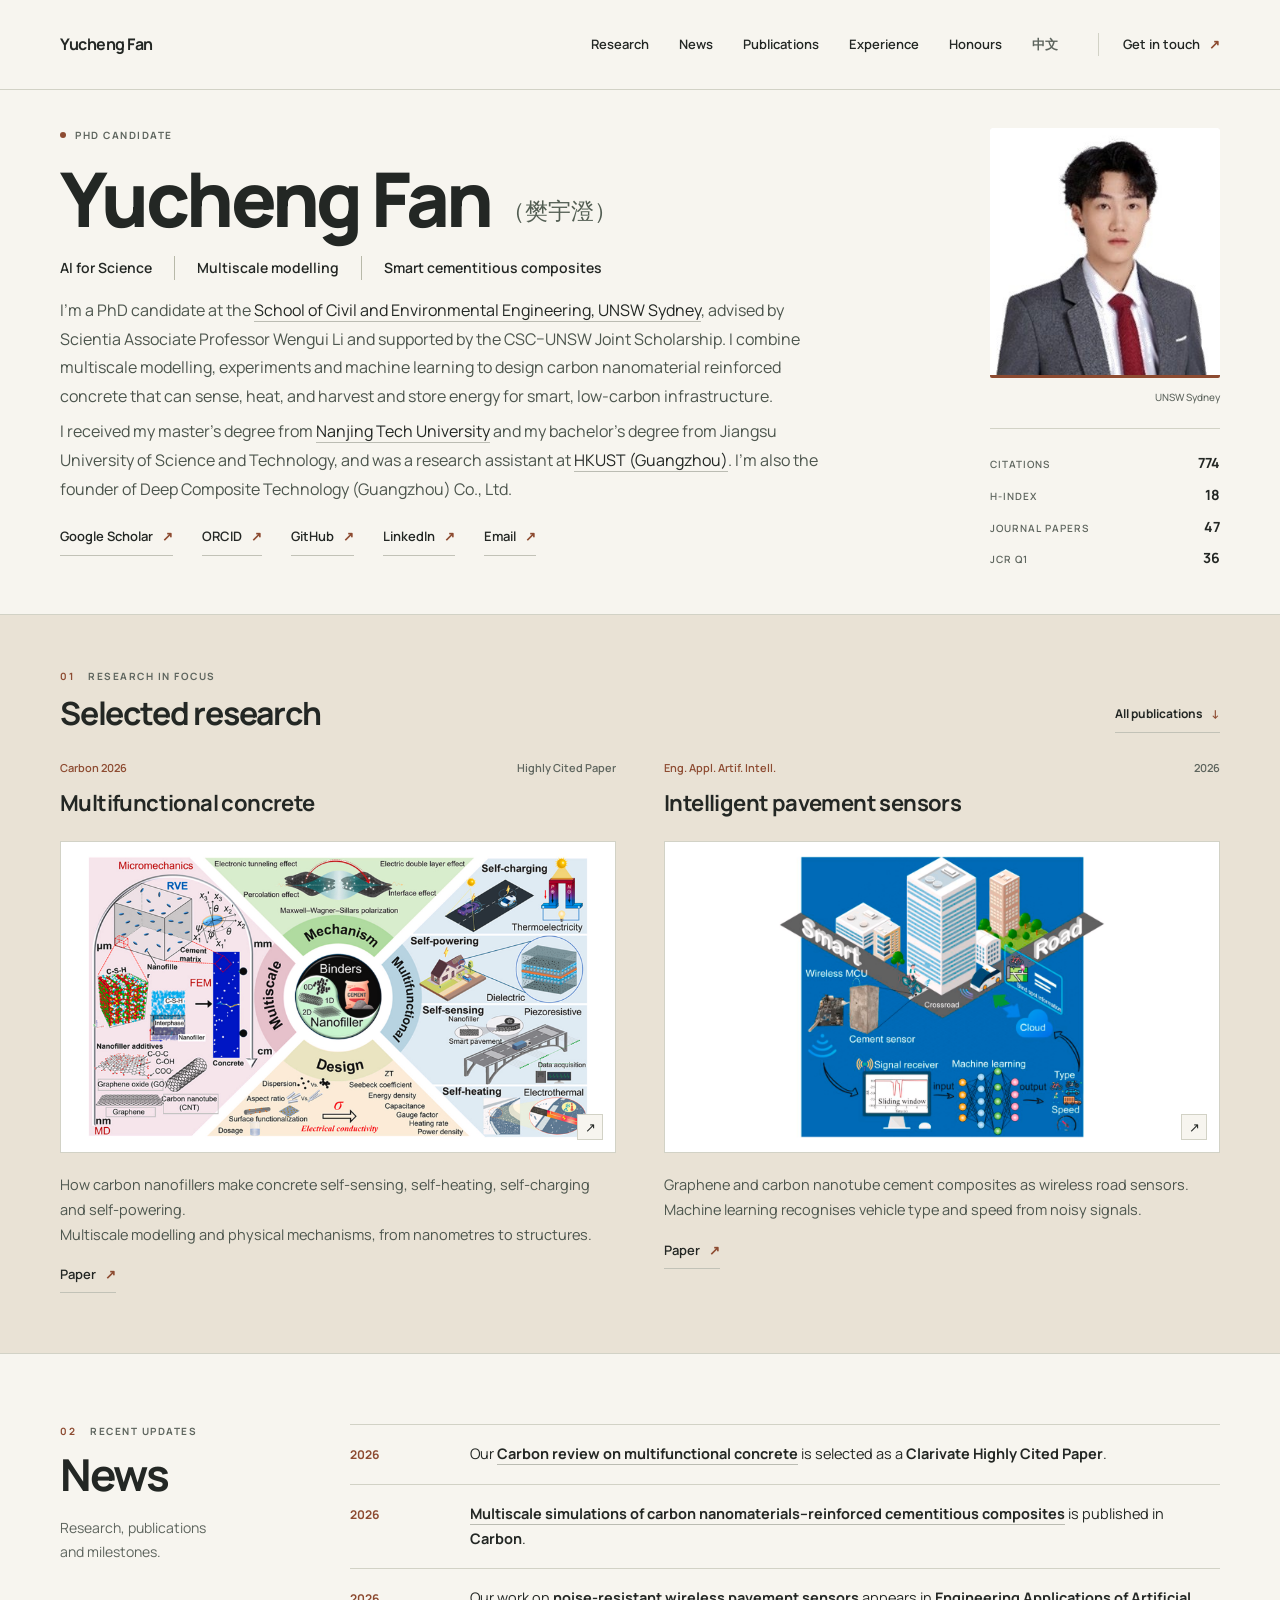
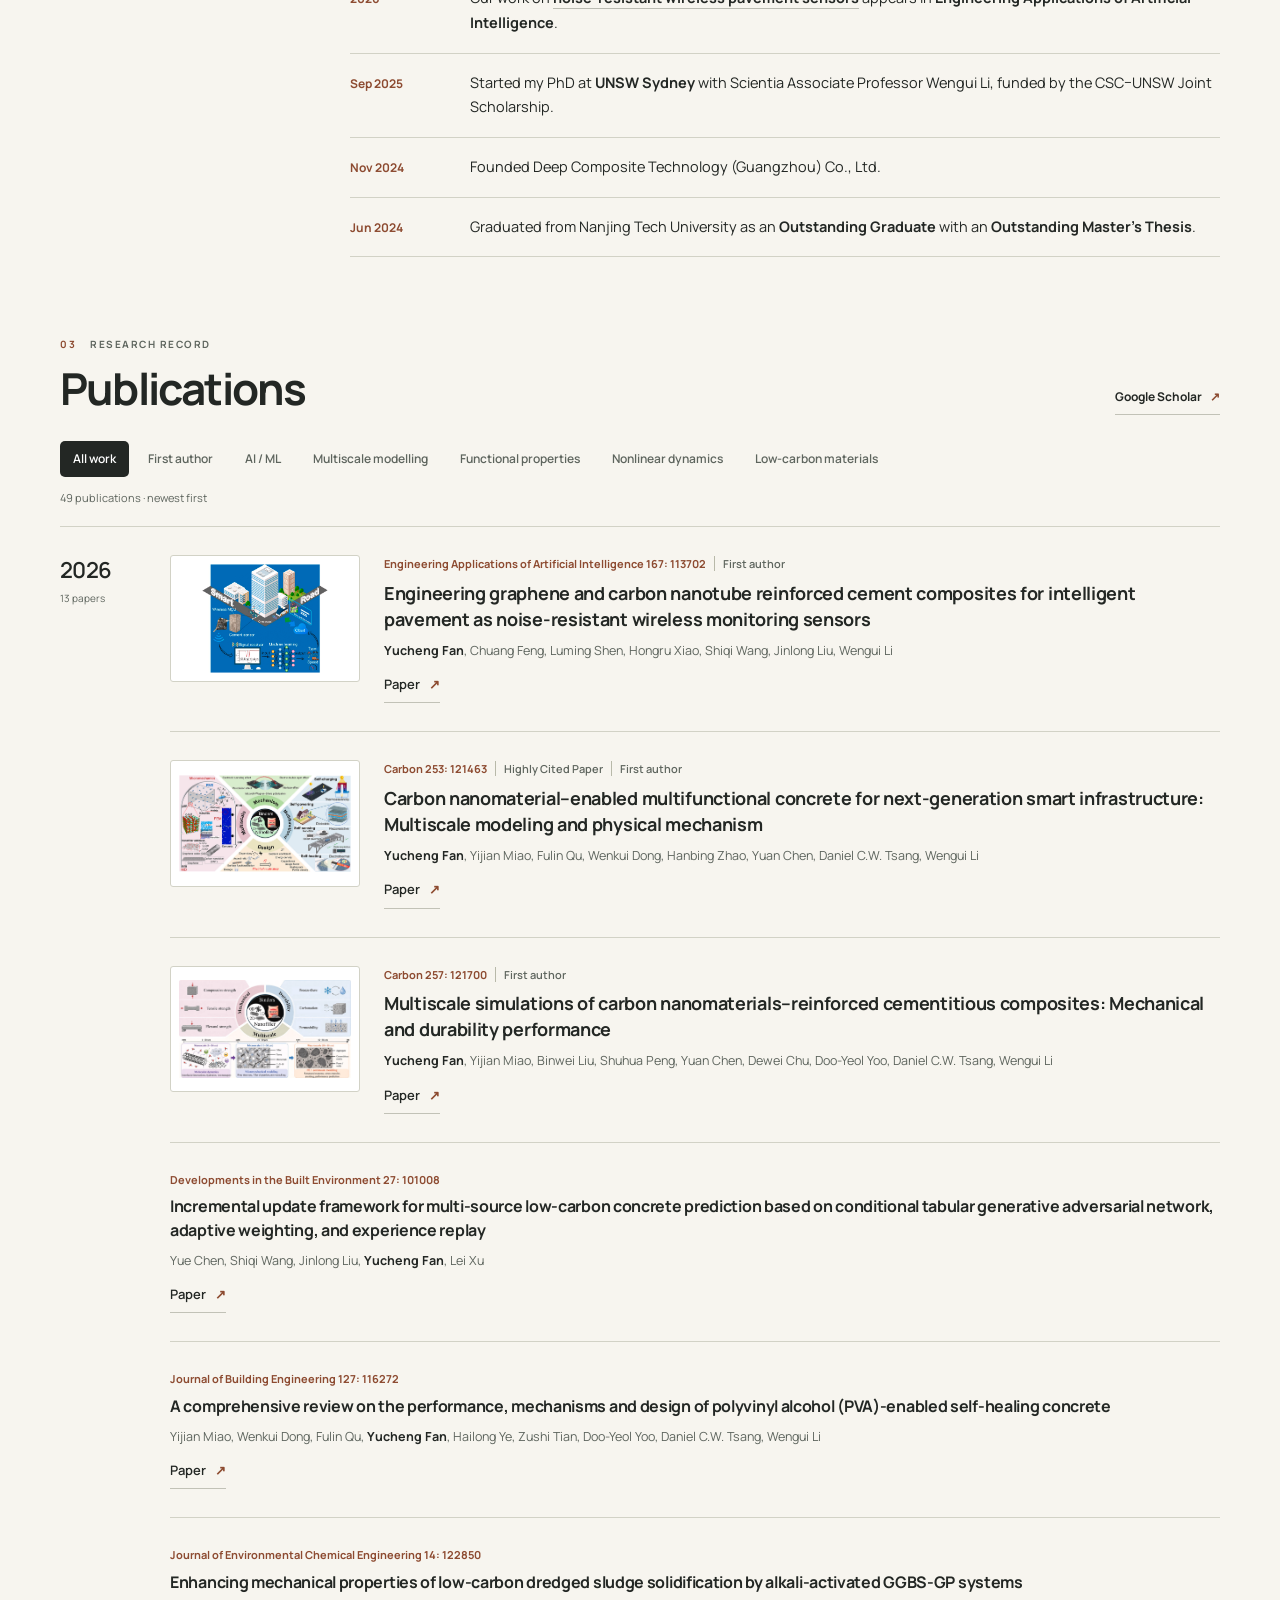
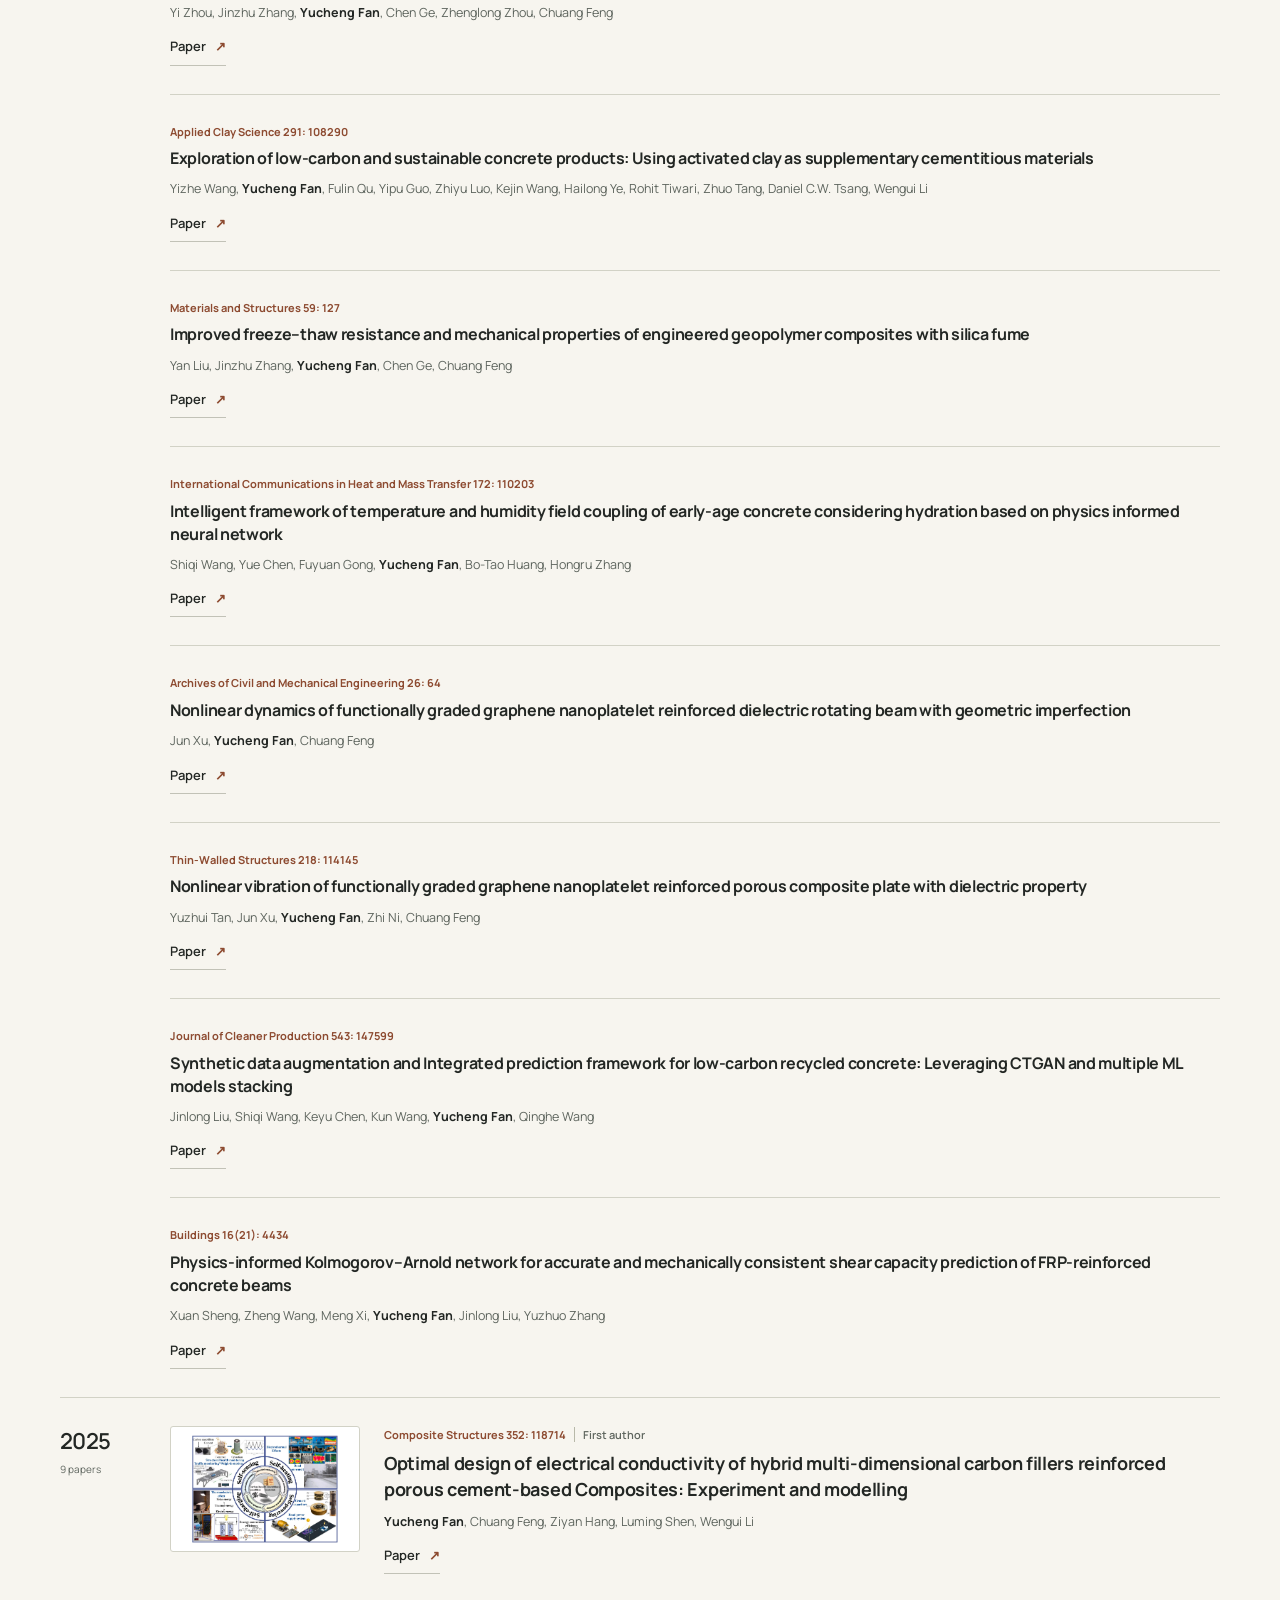
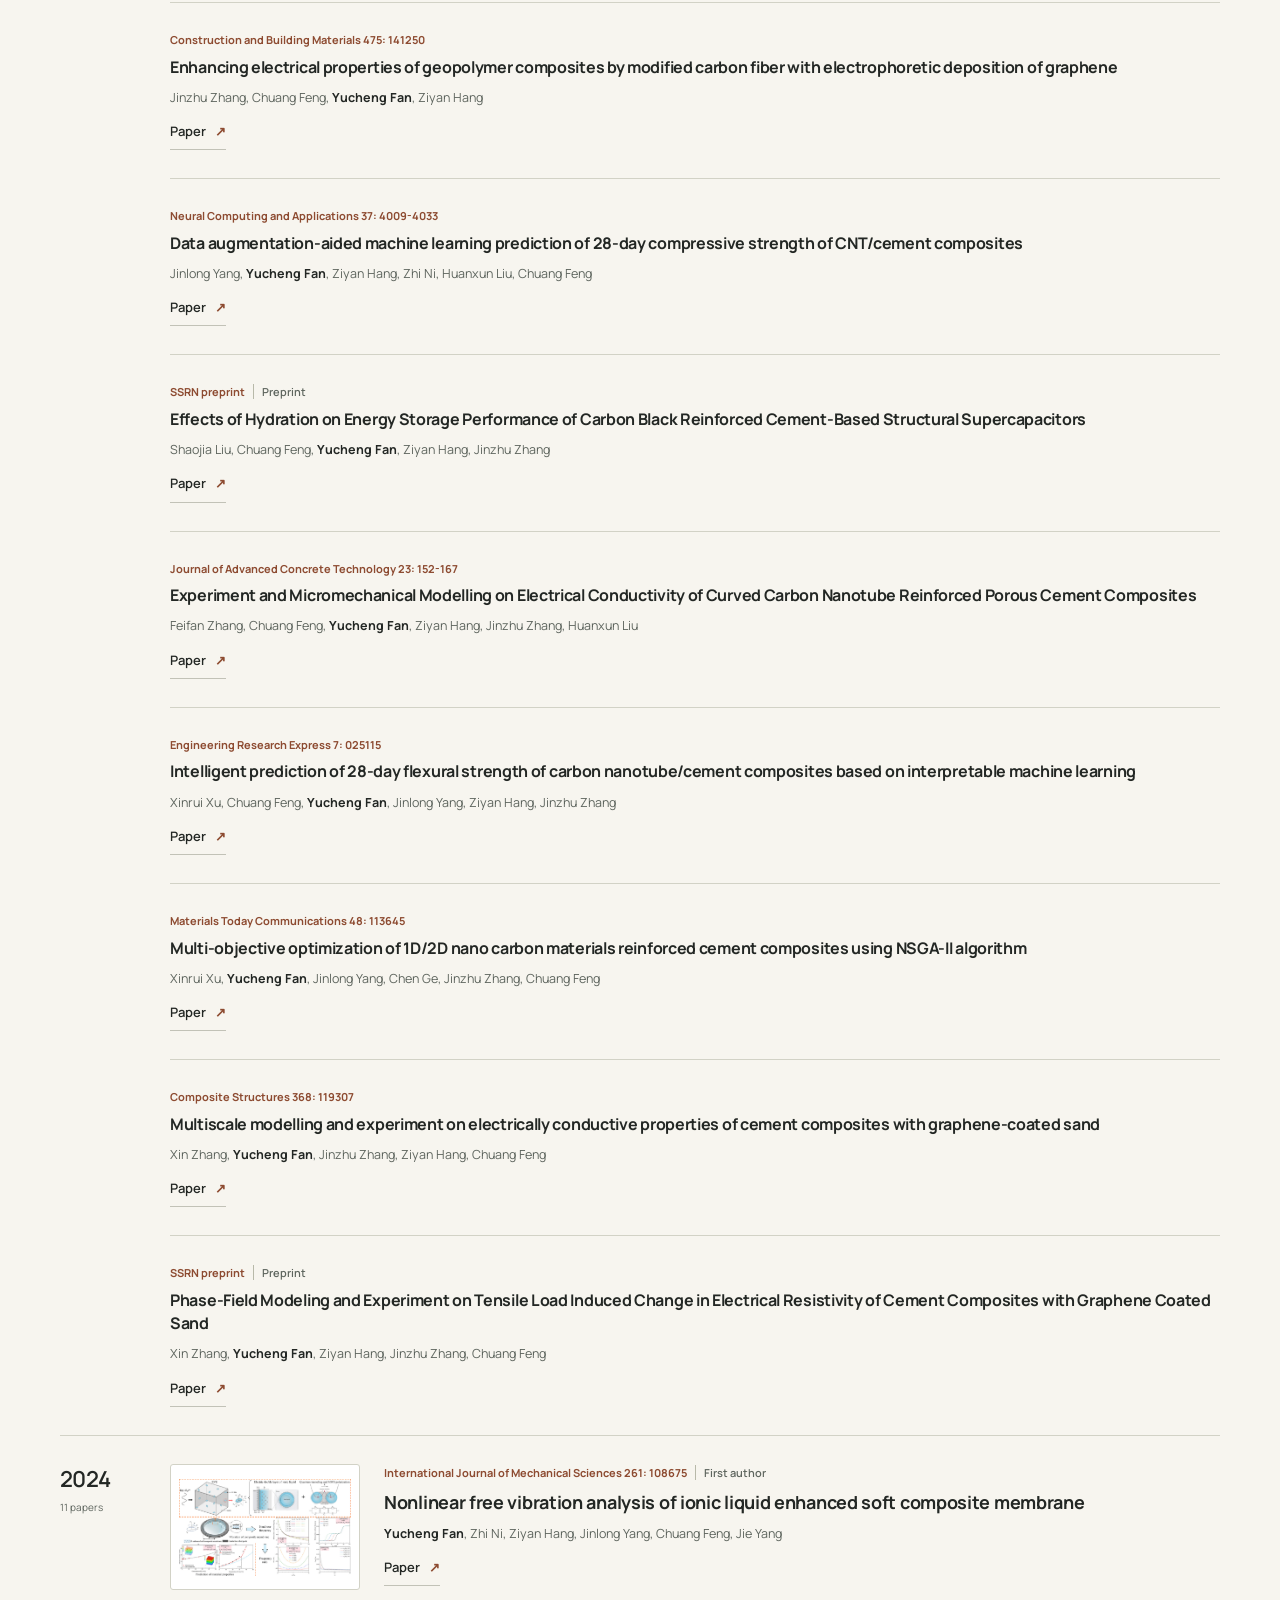
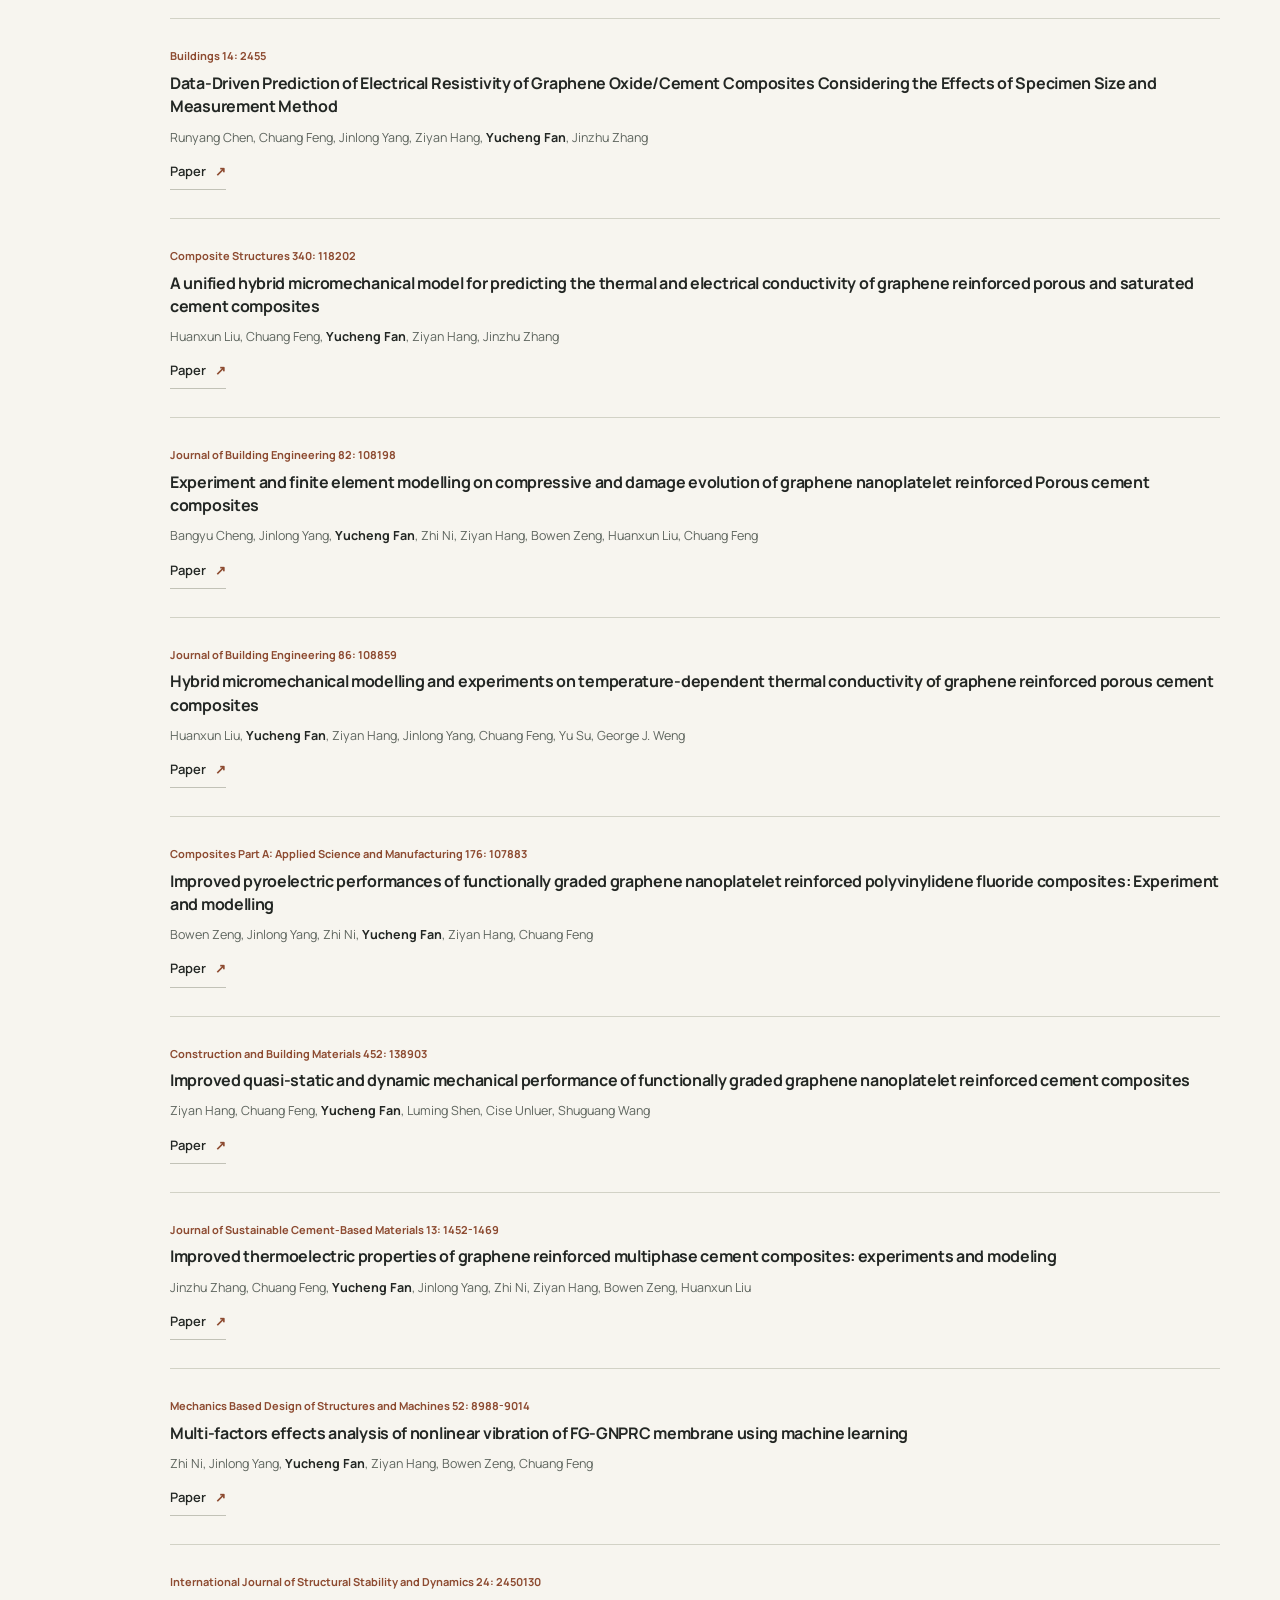
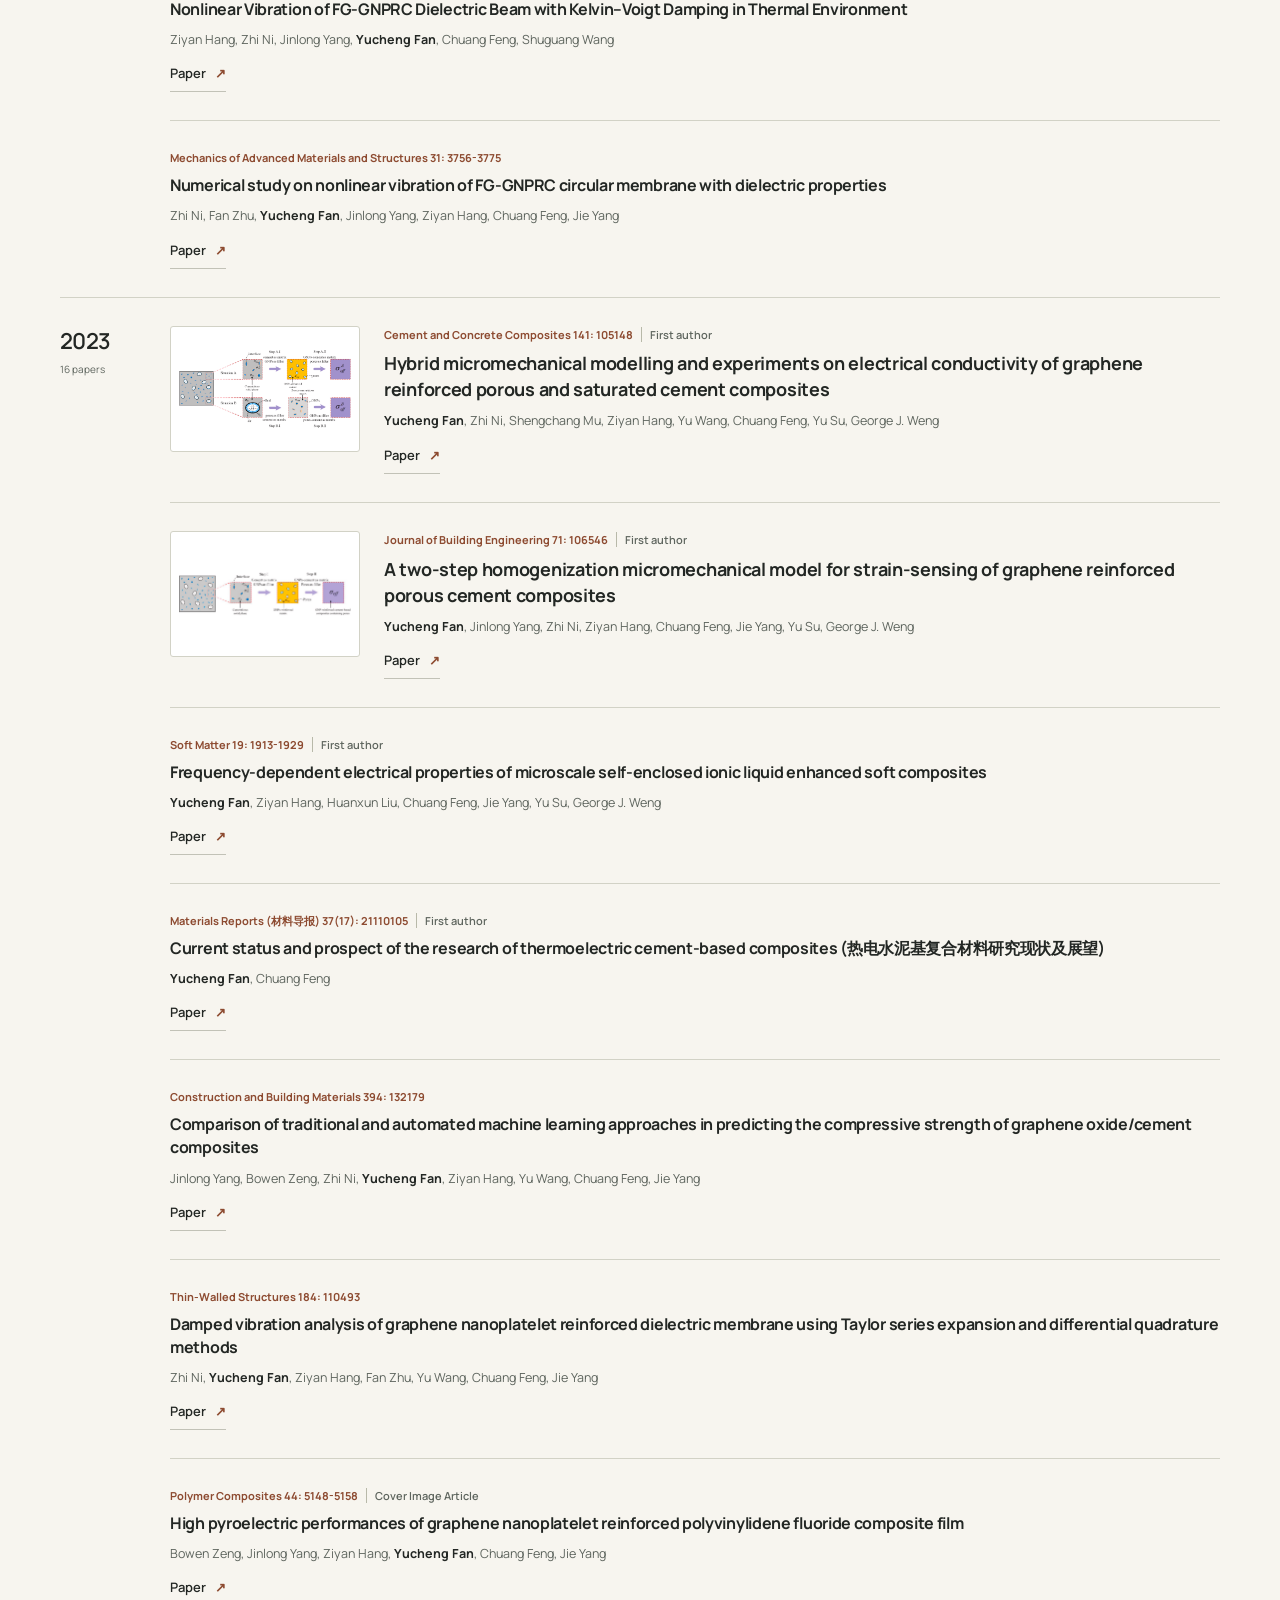
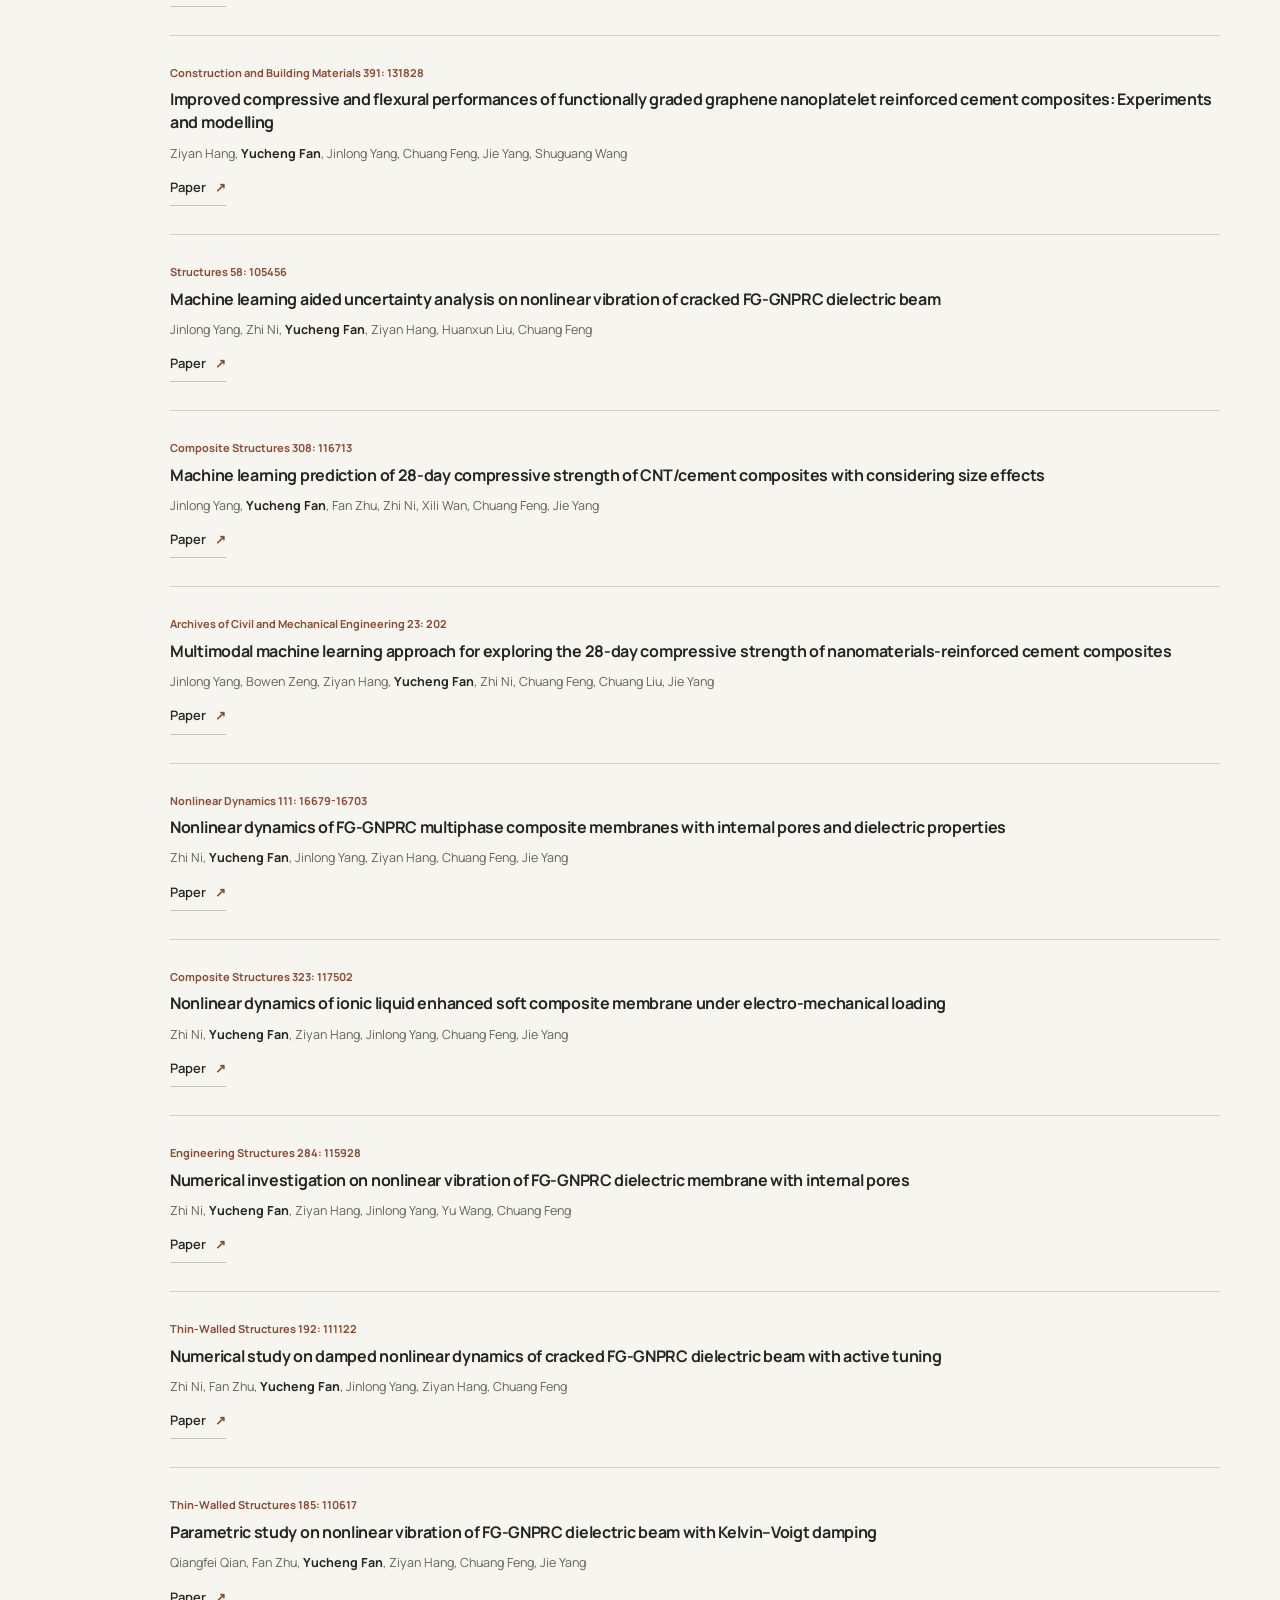
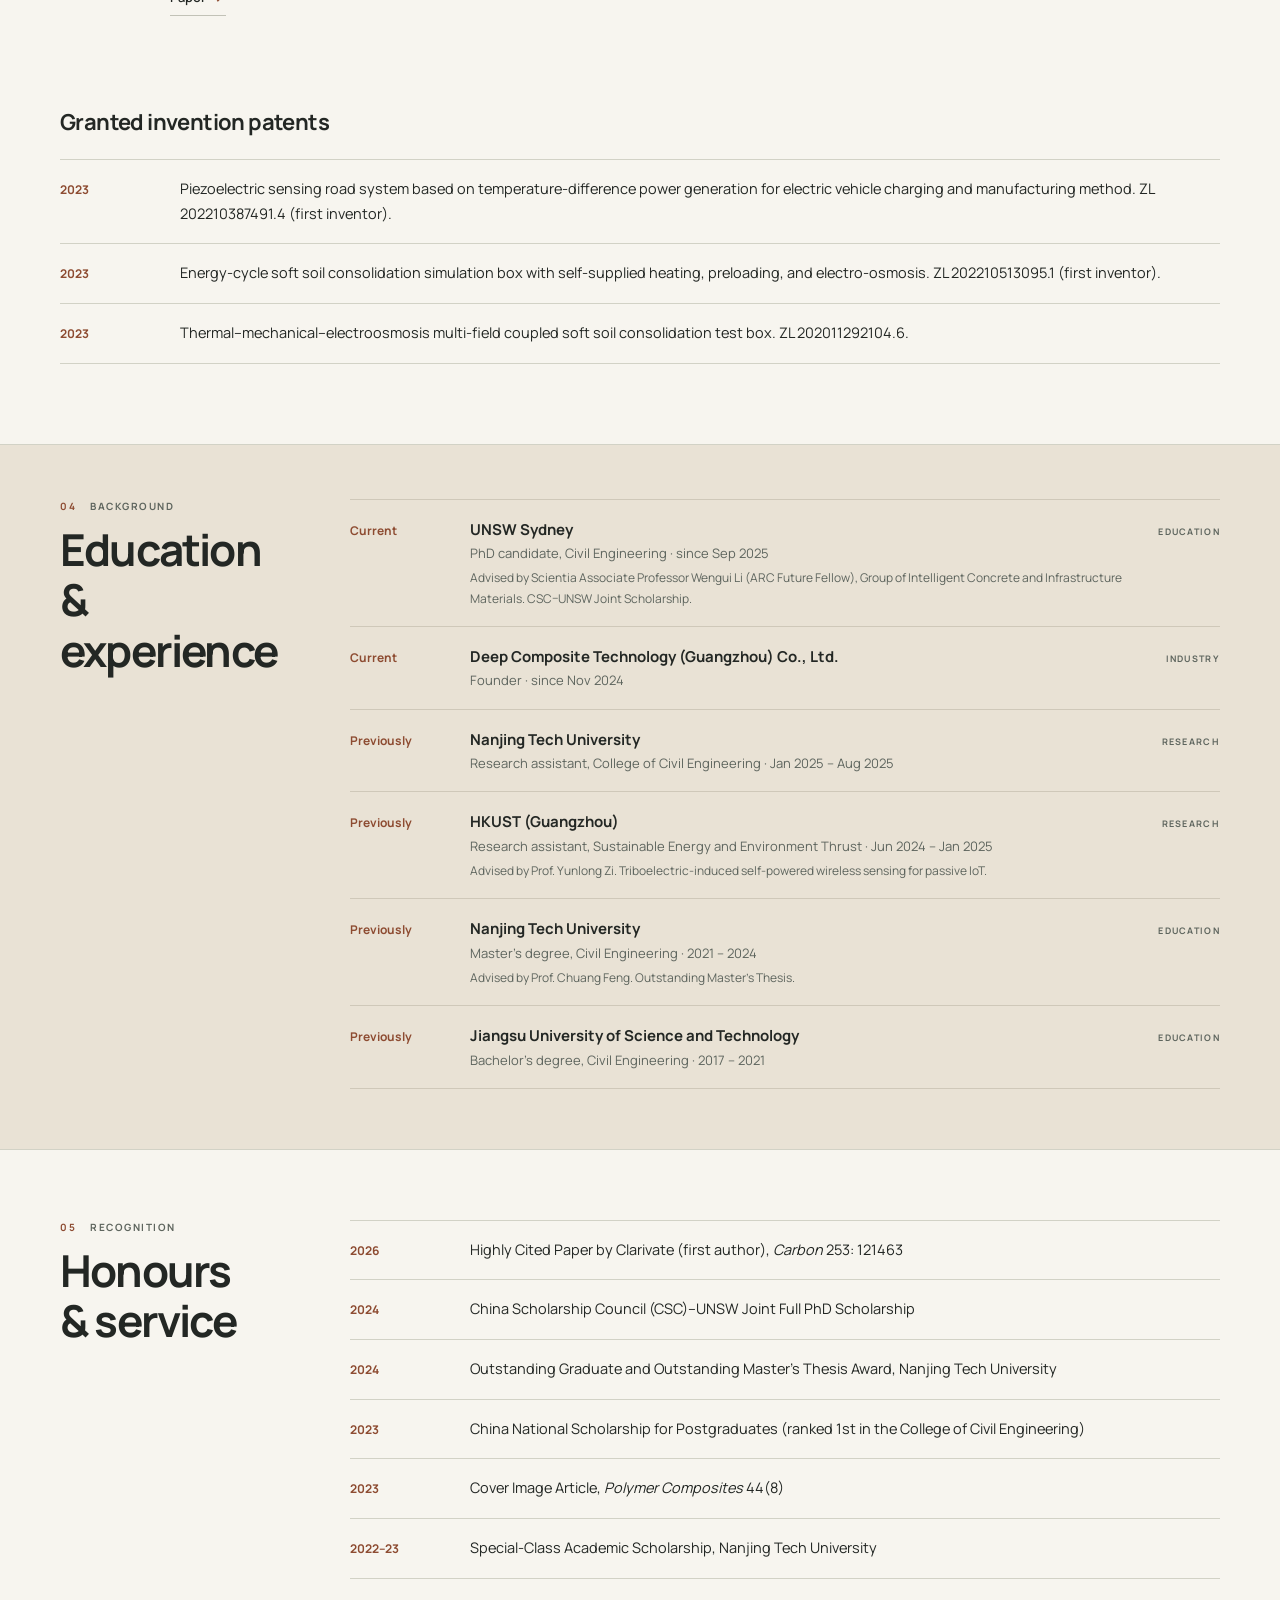
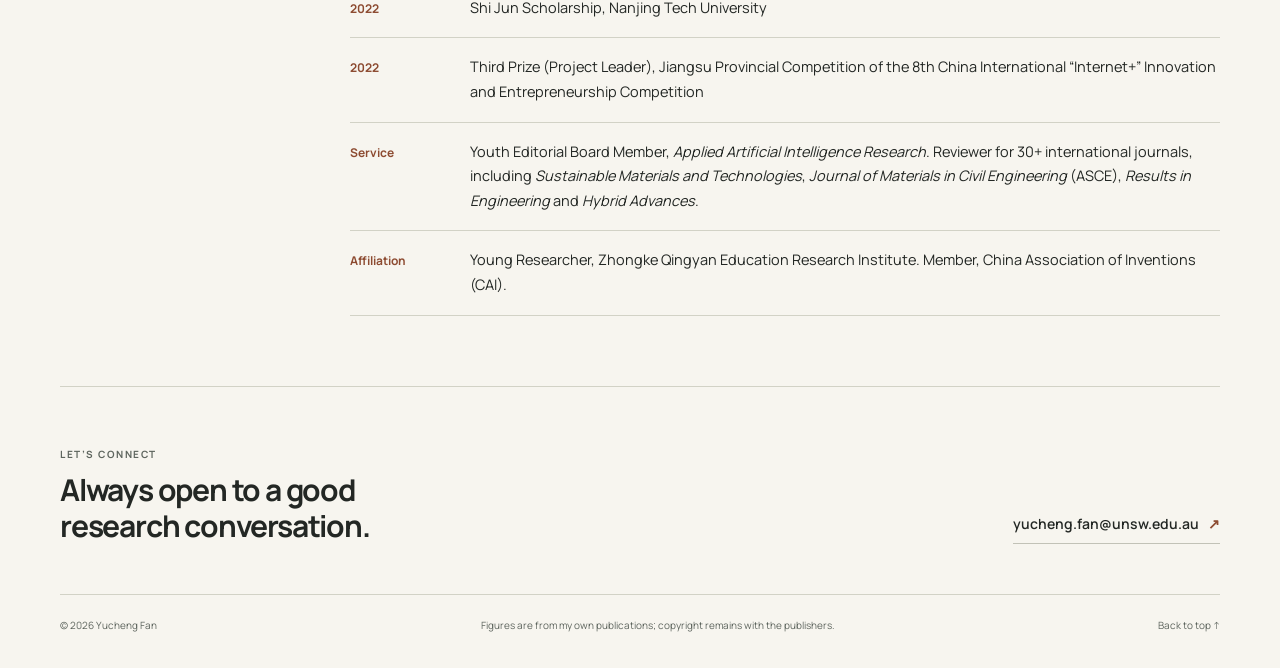
<file: index.html>
<!DOCTYPE html>
<html lang="en">
<head>
<meta charset="utf-8">
<meta name="viewport" content="width=device-width, initial-scale=1">
<title>Yucheng Fan (樊宇澄) | UNSW Sydney</title>
<meta name="description" content="Yucheng Fan, PhD candidate at UNSW Sydney. AI for Science, multiscale modelling and multifunctional carbon nanomaterial reinforced cementitious composites for smart infrastructure.">
<meta property="og:title" content="Yucheng Fan (樊宇澄) | UNSW Sydney">
<meta property="og:description" content="AI for Science · Multiscale modelling · Smart cementitious composites">
<meta property="og:image" content="https://yuchengfan99.github.io/assets/img/pubs/carbon-2026-multifunctional.jpg">
<link rel="canonical" href="https://yuchengfan99.github.io/">
<meta property="og:url" content="https://yuchengfan99.github.io/">
<meta property="og:type" content="profile">
<script type="application/ld+json">{"@context":"https://schema.org","@type":"Person","name":"Yucheng Fan","alternateName":"樊宇澄","url":"https://yuchengfan99.github.io/","image":"https://yuchengfan99.github.io/assets/img/avatar.jpg","jobTitle":"PhD Candidate","affiliation":{"@type":"CollegeOrUniversity","name":"UNSW Sydney"},"alumniOf":[{"@type":"CollegeOrUniversity","name":"Nanjing Tech University"},{"@type":"CollegeOrUniversity","name":"Jiangsu University of Science and Technology"}],"sameAs":["https://scholar.google.com/citations?user=qYnDpI4AAAAJ","https://orcid.org/0000-0001-5832-7020","https://github.com/YuchengFan99","https://www.linkedin.com/in/yucheng-fan"]}</script>
<link rel="icon" href="assets/img/favicon.svg" type="image/svg+xml">
<link rel="preload" href="assets/fonts/manrope-600.woff2" as="font" type="font/woff2" crossorigin>
<link rel="stylesheet" href="assets/css/style.css">
</head>
<body>
<a class="skip" href="#main">Skip to content</a>

<header class="site-header">
  <div class="shell header-inner">
    <a class="wordmark" href="#about" data-en="Yucheng Fan" data-zh="樊宇澄">Yucheng Fan</a>
    <nav aria-label="Main navigation">
      <a href="#research" data-en="Research" data-zh="研究">Research</a>
      <a href="#news" data-en="News" data-zh="动态">News</a>
      <a href="#publications" data-en="Publications" data-zh="论文">Publications</a>
      <a href="#experience" data-en="Experience" data-zh="经历">Experience</a>
      <a href="#honours" data-en="Honours" data-zh="荣誉">Honours</a>
      <button id="langBtn" class="lang" aria-label="Switch language">中文</button>
    </nav>
    <a class="header-contact" href="mailto:yucheng.fan@unsw.edu.au"><span data-en="Get in touch" data-zh="联系我">Get in touch</span> <i>↗</i></a>
  </div>
</header>

<main id="main">
<!-- ============ HERO ============ -->
<section class="shell hero" id="about">
  <div class="hero-copy">
    <p class="eyebrow"><span class="status-dot"></span><span data-en="PhD candidate" data-zh="博士研究生">PhD candidate</span></p>
    <h1>Yucheng Fan <span class="chinese-name" lang="zh-Hans">（樊宇澄）</span></h1>
    <p class="topics">
      <span>AI for Science</span>
      <span data-en="Multiscale modelling" data-zh="多尺度建模">Multiscale modelling</span>
      <span data-en="Smart cementitious composites" data-zh="智能水泥基复合材料">Smart cementitious composites</span>
    </p>
    <p class="biography"
       data-en="I’m a PhD candidate at the <a href='https://www.unsw.edu.au/engineering/our-schools/civil-and-environmental-engineering' target='_blank' rel='noopener'>School of Civil and Environmental Engineering, UNSW Sydney</a>, advised by Scientia Associate Professor Wengui Li and supported by the CSC–UNSW Joint Scholarship. I combine multiscale modelling, experiments and machine learning to design carbon nanomaterial reinforced concrete that can sense, heat, and harvest and store energy for smart, low-carbon infrastructure."
       data-zh="我是<a href='https://www.unsw.edu.au/engineering/our-schools/civil-and-environmental-engineering' target='_blank' rel='noopener'>新南威尔士大学（UNSW Sydney）土木与环境工程学院</a>的博士研究生，导师为 Wengui Li 副教授，获 CSC–UNSW 联合奖学金资助。我将多尺度建模、实验与机器学习相结合，设计具有自感知、自加热、能量收集与储能功能的碳纳米材料增强混凝土，服务于智能、低碳基础设施。">I’m a PhD candidate at the <a href="https://www.unsw.edu.au/engineering/our-schools/civil-and-environmental-engineering" target="_blank" rel="noopener">School of Civil and Environmental Engineering, UNSW Sydney</a>, advised by Scientia Associate Professor Wengui Li and supported by the CSC–UNSW Joint Scholarship. I combine multiscale modelling, experiments and machine learning to design carbon nanomaterial reinforced concrete that can sense, heat, and harvest and store energy for smart, low-carbon infrastructure.</p>
    <p class="biography"
       data-en="I received my master’s degree from <a href='https://www.njtech.edu.cn/' target='_blank' rel='noopener'>Nanjing Tech University</a> and my bachelor’s degree from Jiangsu University of Science and Technology, and was a research assistant at <a href='https://www.hkust-gz.edu.cn/' target='_blank' rel='noopener'>HKUST (Guangzhou)</a>. I’m also the founder of Deep Composite Technology (Guangzhou) Co., Ltd."
       data-zh="硕士毕业于<a href='https://www.njtech.edu.cn/' target='_blank' rel='noopener'>南京工业大学</a>，本科毕业于江苏科技大学，曾在<a href='https://www.hkust-gz.edu.cn/' target='_blank' rel='noopener'>香港科技大学（广州）</a>担任研究助理。同时也是深度复合科技（广州）有限公司的创始人。">I received my master’s degree from <a href="https://www.njtech.edu.cn/" target="_blank" rel="noopener">Nanjing Tech University</a> and my bachelor’s degree from Jiangsu University of Science and Technology, and was a research assistant at <a href="https://www.hkust-gz.edu.cn/" target="_blank" rel="noopener">HKUST (Guangzhou)</a>. I’m also the founder of Deep Composite Technology (Guangzhou) Co., Ltd.</p>
    <div class="profile-links">
      <a href="https://scholar.google.com/citations?user=qYnDpI4AAAAJ" target="_blank" rel="noopener">Google Scholar <i>↗</i></a>
      <a href="https://orcid.org/0000-0001-5832-7020" target="_blank" rel="noopener">ORCID <i>↗</i></a>
      <a href="https://github.com/YuchengFan99" target="_blank" rel="noopener">GitHub <i>↗</i></a>
      <a href="https://www.linkedin.com/in/yucheng-fan" target="_blank" rel="noopener">LinkedIn <i>↗</i></a>
      <a href="mailto:yucheng.fan@unsw.edu.au"><span data-en="Email" data-zh="邮箱">Email</span> <i>↗</i></a>
    </div>
  </div>
  <aside class="profile-aside">
    <figure class="portrait">
      <img src="assets/img/avatar.jpg" alt="Portrait of Yucheng Fan" width="295" height="358">
      <figcaption>UNSW Sydney</figcaption>
    </figure>
    <dl class="metrics">
      <div><dt data-en="Citations" data-zh="总被引">Citations</dt><dd>774</dd></div>
      <div><dt>h-index</dt><dd>18</dd></div>
      <div><dt data-en="Journal papers" data-zh="期刊论文">Journal papers</dt><dd>47</dd></div>
      <div><dt data-en="JCR Q1" data-zh="JCR Q1">JCR Q1</dt><dd>36</dd></div>
    </dl>
  </aside>
</section>

<!-- ============ SELECTED RESEARCH ============ -->
<section class="band" id="research">
  <div class="shell">
    <div class="section-heading">
      <div><p class="eyebrow"><span class="section-number">01</span><span data-en="Research in focus" data-zh="研究聚焦">Research in focus</span></p><h2 data-en="Selected research" data-zh="代表性研究">Selected research</h2></div>
      <a class="text-link" href="#publications"><span data-en="All publications" data-zh="全部论文">All publications</span> <i>↓</i></a>
    </div>
    <div class="featured-grid">
      <article class="featured-work">
        <div class="featured-meta"><span>Carbon 2026</span><span data-en="Highly Cited Paper" data-zh="高被引论文">Highly Cited Paper</span></div>
        <h3><a href="https://doi.org/10.1016/j.carbon.2026.121463" target="_blank" rel="noopener" data-en="Multifunctional concrete" data-zh="多功能混凝土">Multifunctional concrete</a></h3>
        <button class="featured-image" data-zoom="assets/img/pubs/carbon-2026-multifunctional.jpg" data-cap="Carbon nanomaterial–enabled multifunctional concrete for next-generation smart infrastructure. Carbon, 2026.">
          <img src="assets/img/pubs/carbon-2026-multifunctional.jpg" alt="Overview of multiscale modelling, mechanisms, design and multifunctional applications of carbon nanomaterial concrete." loading="lazy">
          <span class="image-corner">↗</span>
        </button>
        <p data-en="How carbon nanofillers make concrete self-sensing, self-heating, self-charging and self-powering.<br>Multiscale modelling and physical mechanisms, from nanometres to structures."
           data-zh="碳纳米填料如何让混凝土实现自感知、自加热、自充电与自供能。<br>从纳米到结构尺度的多尺度建模与物理机理。">How carbon nanofillers make concrete self-sensing, self-heating, self-charging and self-powering.<br>Multiscale modelling and physical mechanisms, from nanometres to structures.</p>
        <div class="work-links"><a href="https://doi.org/10.1016/j.carbon.2026.121463" target="_blank" rel="noopener"><span data-en="Paper" data-zh="论文">Paper</span> <i>↗</i></a></div>
      </article>
      <article class="featured-work">
        <div class="featured-meta"><span>Eng. Appl. Artif. Intell.</span><span>2026</span></div>
        <h3><a href="https://doi.org/10.1016/j.engappai.2025.113702" target="_blank" rel="noopener" data-en="Intelligent pavement sensors" data-zh="智能路面传感器">Intelligent pavement sensors</a></h3>
        <button class="featured-image" data-zoom="assets/img/pubs/eaai-2026-smart-road.jpg" data-cap="Engineering graphene and carbon nanotube reinforced cement composites for intelligent pavement as noise-resistant wireless monitoring sensors. EAAI, 2026.">
          <img src="assets/img/pubs/eaai-2026-smart-road.jpg" alt="Smart road concept: cement sensors with wireless transmission and machine learning for vehicle type and speed recognition." loading="lazy">
          <span class="image-corner">↗</span>
        </button>
        <p data-en="Graphene and carbon nanotube cement composites as wireless road sensors.<br>Machine learning recognises vehicle type and speed from noisy signals."
           data-zh="石墨烯与碳纳米管水泥基复合材料作为无线道路传感器。<br>机器学习从含噪信号中识别车辆类型与速度。">Graphene and carbon nanotube cement composites as wireless road sensors.<br>Machine learning recognises vehicle type and speed from noisy signals.</p>
        <div class="work-links"><a href="https://doi.org/10.1016/j.engappai.2025.113702" target="_blank" rel="noopener"><span data-en="Paper" data-zh="论文">Paper</span> <i>↗</i></a></div>
      </article>
    </div>
  </div>
</section>

<!-- ============ NEWS ============ -->
<section class="shell split" id="news">
  <div class="split-heading">
    <p class="eyebrow"><span class="section-number">02</span><span data-en="Recent updates" data-zh="近期动态">Recent updates</span></p>
    <h2 data-en="News" data-zh="动态">News</h2>
    <p data-en="Research, publications<br>and milestones." data-zh="研究、论文<br>与里程碑。">Research, publications<br>and milestones.</p>
  </div>
  <div class="rows">
    <div class="row"><time>2026</time><p data-en="Our <a href='https://doi.org/10.1016/j.carbon.2026.121463' target='_blank' rel='noopener'>Carbon review on multifunctional concrete</a> is selected as a <strong>Clarivate Highly Cited Paper</strong>." data-zh="发表于 Carbon 的<a href='https://doi.org/10.1016/j.carbon.2026.121463' target='_blank' rel='noopener'>多功能混凝土综述</a>入选<strong>科睿唯安高被引论文</strong>。">Our <a href="https://doi.org/10.1016/j.carbon.2026.121463" target="_blank" rel="noopener">Carbon review on multifunctional concrete</a> is selected as a <strong>Clarivate Highly Cited Paper</strong>.</p></div>
    <div class="row"><time>2026</time><p data-en="<a href='https://doi.org/10.1016/j.carbon.2026.121700' target='_blank' rel='noopener'>Multiscale simulations of carbon nanomaterials–reinforced cementitious composites</a> is published in <strong>Carbon</strong>." data-zh="<a href='https://doi.org/10.1016/j.carbon.2026.121700' target='_blank' rel='noopener'>碳纳米材料增强水泥基复合材料的多尺度模拟</a>发表于 <strong>Carbon</strong>。"><a href="https://doi.org/10.1016/j.carbon.2026.121700" target="_blank" rel="noopener">Multiscale simulations of carbon nanomaterials–reinforced cementitious composites</a> is published in <strong>Carbon</strong>.</p></div>
    <div class="row"><time>2026</time><p data-en="Our work on <a href='https://doi.org/10.1016/j.engappai.2025.113702' target='_blank' rel='noopener'>noise-resistant wireless pavement sensors</a> appears in <strong>Engineering Applications of Artificial Intelligence</strong>." data-zh="<a href='https://doi.org/10.1016/j.engappai.2025.113702' target='_blank' rel='noopener'>抗噪无线智能路面传感器</a>的工作发表于 <strong>Engineering Applications of Artificial Intelligence</strong>。">Our work on <a href="https://doi.org/10.1016/j.engappai.2025.113702" target="_blank" rel="noopener">noise-resistant wireless pavement sensors</a> appears in <strong>Engineering Applications of Artificial Intelligence</strong>.</p></div>
    <div class="row"><time>Sep 2025</time><p data-en="Started my PhD at <strong>UNSW Sydney</strong> with Scientia Associate Professor Wengui Li, funded by the CSC–UNSW Joint Scholarship." data-zh="在 <strong>UNSW Sydney</strong> 开始攻读博士学位，导师为 Wengui Li 副教授，获 CSC–UNSW 联合奖学金资助。">Started my PhD at <strong>UNSW Sydney</strong> with Scientia Associate Professor Wengui Li, funded by the CSC–UNSW Joint Scholarship.</p></div>
    <div class="row"><time>Nov 2024</time><p data-en="Founded Deep Composite Technology (Guangzhou) Co., Ltd." data-zh="创立深度复合科技（广州）有限公司。">Founded Deep Composite Technology (Guangzhou) Co., Ltd.</p></div>
    <div class="row"><time>Jun 2024</time><p data-en="Graduated from Nanjing Tech University as an <strong>Outstanding Graduate</strong> with an <strong>Outstanding Master’s Thesis</strong>." data-zh="硕士毕业于南京工业大学，获评<strong>优秀毕业生</strong>与<strong>优秀硕士学位论文</strong>。">Graduated from Nanjing Tech University as an <strong>Outstanding Graduate</strong> with an <strong>Outstanding Master’s Thesis</strong>.</p></div>
  </div>
</section>

<!-- ============ PUBLICATIONS ============ -->
<section class="shell pubs-section" id="publications">
  <div class="section-heading">
    <div><p class="eyebrow"><span class="section-number">03</span><span data-en="Research record" data-zh="研究成果">Research record</span></p><h2 class="big" data-en="Publications" data-zh="论文">Publications</h2></div>
    <a class="text-link" href="https://scholar.google.com/citations?user=qYnDpI4AAAAJ" target="_blank" rel="noopener">Google Scholar <i>↗</i></a>
  </div>
  <div class="filters" id="filters"></div>
  <p class="count" id="pubCount"></p>
  <div id="pubList"></div>

  <h3 class="minor" data-en="Granted invention patents" data-zh="授权发明专利">Granted invention patents</h3>
  <div class="rows">
    <div class="row"><time>2023</time><p data-en="Piezoelectric sensing road system based on temperature-difference power generation for electric vehicle charging and manufacturing method. ZL 202210387491.4 (first inventor)." data-zh="基于温差发电供汽车充电的压电传感道路系统及制作方法。ZL 202210387491.4（第一发明人）。">Piezoelectric sensing road system based on temperature-difference power generation for electric vehicle charging and manufacturing method. ZL 202210387491.4 (first inventor).</p></div>
    <div class="row"><time>2023</time><p data-en="Energy-cycle soft soil consolidation simulation box with self-supplied heating, preloading, and electro-osmosis. ZL 202210513095.1 (first inventor)." data-zh="加热-预压-电渗自供应的能量循环软土固结模拟箱。ZL 202210513095.1（第一发明人）。">Energy-cycle soft soil consolidation simulation box with self-supplied heating, preloading, and electro-osmosis. ZL 202210513095.1 (first inventor).</p></div>
    <div class="row"><time>2023</time><p data-en="Thermal–mechanical–electroosmosis multi-field coupled soft soil consolidation test box. ZL 202011292104.6." data-zh="一种热-力-电渗多场耦合软土固结试验箱。ZL 202011292104.6。">Thermal–mechanical–electroosmosis multi-field coupled soft soil consolidation test box. ZL 202011292104.6.</p></div>
  </div>
</section>

<!-- ============ EXPERIENCE ============ -->
<section class="band" id="experience">
  <div class="shell split">
    <div class="split-heading">
      <p class="eyebrow"><span class="section-number">04</span><span data-en="Background" data-zh="背景">Background</span></p>
      <h2 data-en="Education<br>&amp;<br>experience" data-zh="教育<br>与<br>经历">Education<br>&amp;<br>experience</h2>
    </div>
    <div class="rows">
      <div class="row exp"><time data-en="Current" data-zh="目前">Current</time><div><h3>UNSW Sydney</h3><p data-en="PhD candidate, Civil Engineering · since Sep 2025" data-zh="土木工程 博士研究生 · 2025 年 9 月至今">PhD candidate, Civil Engineering · since Sep 2025</p><p class="note" data-en="Advised by Scientia Associate Professor Wengui Li (ARC Future Fellow), Group of Intelligent Concrete and Infrastructure Materials. CSC–UNSW Joint Scholarship." data-zh="导师：Wengui Li 副教授（ARC Future Fellow），智能混凝土与基础设施材料课题组（ICIM）。CSC–UNSW 联合奖学金。">Advised by Scientia Associate Professor Wengui Li (ARC Future Fellow), Group of Intelligent Concrete and Infrastructure Materials. CSC–UNSW Joint Scholarship.</p></div><span class="kind" data-en="Education" data-zh="教育">Education</span></div>
      <div class="row exp"><time data-en="Current" data-zh="目前">Current</time><div><h3>Deep Composite Technology (Guangzhou) Co., Ltd.</h3><p data-en="Founder · since Nov 2024" data-zh="创始人 · 2024 年 11 月至今">Founder · since Nov 2024</p></div><span class="kind" data-en="Industry" data-zh="产业">Industry</span></div>
      <div class="row exp"><time data-en="Previously" data-zh="此前">Previously</time><div><h3 data-en="Nanjing Tech University" data-zh="南京工业大学">Nanjing Tech University</h3><p data-en="Research assistant, College of Civil Engineering · Jan 2025 – Aug 2025" data-zh="土木工程学院 研究助理 · 2025.01 – 2025.08">Research assistant, College of Civil Engineering · Jan 2025 – Aug 2025</p></div><span class="kind" data-en="Research" data-zh="科研">Research</span></div>
      <div class="row exp"><time data-en="Previously" data-zh="此前">Previously</time><div><h3 data-en="HKUST (Guangzhou)" data-zh="香港科技大学（广州）">HKUST (Guangzhou)</h3><p data-en="Research assistant, Sustainable Energy and Environment Thrust · Jun 2024 – Jan 2025" data-zh="可持续能源与环境学域 研究助理 · 2024.06 – 2025.01">Research assistant, Sustainable Energy and Environment Thrust · Jun 2024 – Jan 2025</p><p class="note" data-en="Advised by Prof. Yunlong Zi. Triboelectric-induced self-powered wireless sensing for passive IoT." data-zh="导师：訾云龙教授。面向无源物联网的摩擦电自供能无线传感。">Advised by Prof. Yunlong Zi. Triboelectric-induced self-powered wireless sensing for passive IoT.</p></div><span class="kind" data-en="Research" data-zh="科研">Research</span></div>
      <div class="row exp"><time data-en="Previously" data-zh="此前">Previously</time><div><h3 data-en="Nanjing Tech University" data-zh="南京工业大学">Nanjing Tech University</h3><p data-en="Master’s degree, Civil Engineering · 2021 – 2024" data-zh="土木工程 硕士 · 2021 – 2024">Master’s degree, Civil Engineering · 2021 – 2024</p><p class="note" data-en="Advised by Prof. Chuang Feng. Outstanding Master’s Thesis." data-zh="导师：冯闯教授。校优秀硕士学位论文。">Advised by Prof. Chuang Feng. Outstanding Master’s Thesis.</p></div><span class="kind" data-en="Education" data-zh="教育">Education</span></div>
      <div class="row exp"><time data-en="Previously" data-zh="此前">Previously</time><div><h3 data-en="Jiangsu University of Science and Technology" data-zh="江苏科技大学">Jiangsu University of Science and Technology</h3><p data-en="Bachelor’s degree, Civil Engineering · 2017 – 2021" data-zh="土木工程 学士 · 2017 – 2021">Bachelor’s degree, Civil Engineering · 2017 – 2021</p></div><span class="kind" data-en="Education" data-zh="教育">Education</span></div>
    </div>
  </div>
</section>

<!-- ============ HONOURS ============ -->
<section class="shell split" id="honours">
  <div class="split-heading">
    <p class="eyebrow"><span class="section-number">05</span><span data-en="Recognition" data-zh="认可">Recognition</span></p>
    <h2 data-en="Honours<br>&amp; service" data-zh="荣誉<br>与服务">Honours<br>&amp; service</h2>
  </div>
  <div class="rows">
    <div class="row"><time>2026</time><p data-en="Highly Cited Paper by Clarivate (first author), <em>Carbon</em> 253: 121463" data-zh="科睿唯安高被引论文（第一作者），<em>Carbon</em> 253: 121463">Highly Cited Paper by Clarivate (first author), <em>Carbon</em> 253: 121463</p></div>
    <div class="row"><time>2024</time><p data-en="China Scholarship Council (CSC)–UNSW Joint Full PhD Scholarship" data-zh="国家留学基金委（CSC）–UNSW 联合全额博士奖学金">China Scholarship Council (CSC)–UNSW Joint Full PhD Scholarship</p></div>
    <div class="row"><time>2024</time><p data-en="Outstanding Graduate and Outstanding Master’s Thesis Award, Nanjing Tech University" data-zh="南京工业大学优秀毕业生、优秀硕士学位论文">Outstanding Graduate and Outstanding Master’s Thesis Award, Nanjing Tech University</p></div>
    <div class="row"><time>2023</time><p data-en="China National Scholarship for Postgraduates (ranked 1st in the College of Civil Engineering)" data-zh="研究生国家奖学金（土木工程学院排名第一）">China National Scholarship for Postgraduates (ranked 1st in the College of Civil Engineering)</p></div>
    <div class="row"><time>2023</time><p data-en="Cover Image Article, <em>Polymer Composites</em> 44(8)" data-zh="<em>Polymer Composites</em> 44(8) 封面论文">Cover Image Article, <em>Polymer Composites</em> 44(8)</p></div>
    <div class="row"><time>2022–23</time><p data-en="Special-Class Academic Scholarship, Nanjing Tech University" data-zh="南京工业大学特等学业奖学金">Special-Class Academic Scholarship, Nanjing Tech University</p></div>
    <div class="row"><time>2022</time><p data-en="Shi Jun Scholarship, Nanjing Tech University" data-zh="南京工业大学时钧奖学金">Shi Jun Scholarship, Nanjing Tech University</p></div>
    <div class="row"><time>2022</time><p data-en="Third Prize (Project Leader), Jiangsu Provincial Competition of the 8th China International “Internet+” Innovation and Entrepreneurship Competition" data-zh="第八届中国国际“互联网+”大学生创新创业大赛江苏省赛三等奖（项目负责人）">Third Prize (Project Leader), Jiangsu Provincial Competition of the 8th China International “Internet+” Innovation and Entrepreneurship Competition</p></div>
    <div class="row"><time data-en="Service" data-zh="服务">Service</time><p data-en="Youth Editorial Board Member, <em>Applied Artificial Intelligence Research</em>. Reviewer for 30+ international journals, including <em>Sustainable Materials and Technologies</em>, <em>Journal of Materials in Civil Engineering</em> (ASCE), <em>Results in Engineering</em> and <em>Hybrid Advances</em>." data-zh="<em>Applied Artificial Intelligence Research</em> 青年编委。30 余种国际期刊审稿人，包括 <em>Sustainable Materials and Technologies</em>、<em>Journal of Materials in Civil Engineering</em> (ASCE)、<em>Results in Engineering</em>、<em>Hybrid Advances</em> 等。">Youth Editorial Board Member, <em>Applied Artificial Intelligence Research</em>. Reviewer for 30+ international journals, including <em>Sustainable Materials and Technologies</em>, <em>Journal of Materials in Civil Engineering</em> (ASCE), <em>Results in Engineering</em> and <em>Hybrid Advances</em>.</p></div>
    <div class="row"><time data-en="Affiliation" data-zh="任职">Affiliation</time><p data-en="Young Researcher, Zhongke Qingyan Education Research Institute. Member, China Association of Inventions (CAI)." data-zh="中科青研教育研究院青年研究员。中国发明协会会员。">Young Researcher, Zhongke Qingyan Education Research Institute. Member, China Association of Inventions (CAI).</p></div>
  </div>
</section>

<!-- ============ CONTACT ============ -->
<section class="shell connect" id="contact">
  <div>
    <p class="eyebrow" data-en="Let’s connect" data-zh="保持联系">Let’s connect</p>
    <h2 data-en="Always open to a good<br>research conversation." data-zh="欢迎交流，<br>期待合作。">Always open to a good<br>research conversation.</h2>
  </div>
  <a class="mail" href="mailto:yucheng.fan@unsw.edu.au">yucheng.fan@unsw.edu.au <i>↗</i></a>
</section>
</main>

<footer class="shell footer">
  <span>© <span id="year"></span> Yucheng Fan</span>
  <span data-en="Figures are from my own publications; copyright remains with the publishers." data-zh="图片均来自本人已发表论文，版权归出版商所有。">Figures are from my own publications; copyright remains with the publishers.</span>
  <a href="#about"><span data-en="Back to top" data-zh="回到顶部">Back to top</span> ↑</a>
</footer>

<div class="lightbox" id="lightbox" role="dialog" aria-modal="true" aria-label="Figure viewer">
  <button class="lb-close" aria-label="Close">✕</button>
  <img alt=""><p class="lb-cap"></p>
</div>

<script src="assets/js/data.js"></script>
<script src="assets/js/main.js"></script>
</body>
</html>
</file>
<file: assets/css/style.css>
/* Quiet editorial style: warm paper, ink text, one copper accent. */
@font-face{font-family:Manrope;font-weight:400;font-display:swap;src:url('../fonts/manrope-400.woff2') format('woff2')}
@font-face{font-family:Manrope;font-weight:500;font-display:swap;src:url('../fonts/manrope-500.woff2') format('woff2')}
@font-face{font-family:Manrope;font-weight:600;font-display:swap;src:url('../fonts/manrope-600.woff2') format('woff2')}
@font-face{font-family:Manrope;font-weight:700;font-display:swap;src:url('../fonts/manrope-700.woff2') format('woff2')}
@font-face{font-family:Manrope;font-weight:800;font-display:swap;src:url('../fonts/manrope-800.woff2') format('woff2')}

:root{
  --paper:#f7f5ef; --sand:#e9e2d5; --ink:#232724; --muted:#5e655e; --accent:#8d4b31; --line:#d2d2c6; --white:#fff;
  --font:Manrope,"PingFang SC","Microsoft YaHei","Noto Sans SC",Arial,sans-serif;
}
*{box-sizing:border-box}
html{scroll-padding-top:30px}
body{margin:0;background:var(--paper);color:var(--ink);font-family:var(--font);font-size:16px;line-height:1.7;-webkit-font-smoothing:antialiased}
a{color:inherit;text-decoration:none;text-underline-offset:5px;transition:color .18s}
a:hover{color:var(--accent)}
i{font-style:normal;color:var(--accent);margin-left:6px}
button{font:inherit;color:inherit;background:none;border:0;cursor:pointer;padding:0}
a:focus-visible,button:focus-visible{outline:2px solid var(--accent);outline-offset:5px}
img{display:block;max-width:100%}
h1,h2,h3,h4,p,figure,dl,dd{margin:0}
.shell{width:min(1160px,calc(100% - 112px));margin-inline:auto}
.skip{position:fixed;left:16px;top:12px;transform:translateY(-200%);background:var(--ink);color:var(--white);padding:10px 16px;z-index:100}
.skip:focus-visible{transform:none}

/* Header */
.site-header{height:90px;border-bottom:1px solid var(--line)}
.header-inner{height:100%;display:flex;align-items:center;gap:40px}
.wordmark{font-weight:700;letter-spacing:-.5px;margin-right:auto}
.site-header nav{display:flex;gap:30px;align-items:center;font-size:13px;font-weight:600}
.lang{font-size:13px;font-weight:600;color:var(--muted)}
.lang:hover{color:var(--accent)}
.header-contact{font-size:13px;font-weight:600;padding-left:24px;border-left:1px solid var(--line)}

.eyebrow{text-transform:uppercase;letter-spacing:1.5px;font-size:10px;font-weight:700;line-height:1.5;color:var(--muted)}
.status-dot{display:inline-block;width:6px;height:6px;border-radius:50%;background:var(--accent);margin-right:9px;vertical-align:1px}
.section-number{color:var(--accent);margin-right:14px}

/* Hero */
.hero{display:grid;grid-template-columns:minmax(0,1fr) 230px;gap:56px;padding-block:38px 44px}
.hero h1{font-size:clamp(46px,5.9vw,82px);font-weight:800;letter-spacing:-3.6px;line-height:1.1;margin-top:14px}
.chinese-name{font-size:23px;font-weight:500;letter-spacing:0;color:#535e53;vertical-align:8px;white-space:nowrap}
.topics{display:flex;flex-wrap:wrap;gap:8px 22px;font-size:14px;font-weight:600;margin-block:16px}
.topics span+span{padding-left:22px;border-left:1px solid #b8b9a9}
.biography{font-size:16px;line-height:1.8;max-width:760px;color:#4c554d}
.biography+.biography{margin-top:6px}
.biography a{color:var(--ink);text-decoration:underline;text-decoration-color:#bbbcb3}
.biography a:hover{color:var(--accent)}
.profile-links{display:flex;flex-wrap:wrap;gap:14px 29px;margin-top:22px;font-size:13px;font-weight:600}
.profile-links a,.work-links a,.text-link,.mail{padding-bottom:7px;border-bottom:1px solid #c2c2b7}
.portrait img{width:230px;height:250px;object-fit:cover;object-position:50% 15%;border-radius:2px;background:var(--sand);border-bottom:3px solid var(--accent)}
.portrait figcaption{font-size:10px;font-weight:500;color:var(--muted);margin-top:11px;text-align:right}
.metrics{margin-top:22px;padding-top:14px;border-top:1px solid var(--line)}
.metrics div{display:flex;justify-content:space-between;align-items:baseline;font-size:11px;margin-top:8px}
.metrics dt{color:var(--muted);text-transform:uppercase;letter-spacing:1px;font-weight:600;font-size:10px}
.metrics dd{font-weight:700;font-size:14px}

/* Bands and headings */
.band{background:var(--sand);border-block:1px solid var(--line);padding-block:54px 60px}
.section-heading{display:flex;justify-content:space-between;align-items:flex-end;gap:24px;margin-bottom:26px}
h2{font-size:32px;font-weight:700;letter-spacing:-1.2px;line-height:1.2;margin-top:10px}
h2.big{font-size:44px;letter-spacing:-1.8px}
.text-link{font-size:12px;font-weight:700;white-space:nowrap}

/* Selected research */
.featured-grid{display:grid;grid-template-columns:1fr 1fr;gap:48px}
.featured-meta{display:flex;justify-content:space-between;font-size:11px;font-weight:600;color:var(--muted)}
.featured-meta span:first-child{color:var(--accent)}
.featured-work h3{font-size:22px;font-weight:700;letter-spacing:-.6px;margin-block:8px 18px}
.featured-image{position:relative;display:block;width:100%;background:var(--white);border:1px solid var(--line);aspect-ratio:16/9;cursor:zoom-in}
.featured-image img{width:100%;height:100%;object-fit:contain;padding:14px}
.image-corner{position:absolute;right:12px;bottom:12px;width:26px;height:26px;display:grid;place-items:center;background:var(--paper);border:1px solid var(--line);font-size:13px}
.featured-work>p{font-size:14.5px;color:#4c554d;margin-top:20px}
.work-links{display:flex;gap:26px;margin-top:16px;font-size:13px;font-weight:600}

/* Two-column sections with row lists */
.split{display:grid;grid-template-columns:230px minmax(0,1fr);gap:60px;padding-block:70px}
.band .split{padding-block:0}
.split-heading h2{font-size:44px;letter-spacing:-1.8px;line-height:1.15}
.split-heading>p:not(.eyebrow){font-size:14px;color:var(--muted);margin-top:16px}
.rows{border-top:1px solid var(--line)}
.band .rows{border-color:#cfc8b9}
.row{display:grid;grid-template-columns:100px minmax(0,1fr);gap:20px;padding-block:17px;border-bottom:1px solid var(--line);align-items:baseline}
.band .row{border-color:#cfc8b9}
.row time{font-size:12px;font-weight:700;color:var(--accent)}
.row p{font-size:14.5px;line-height:1.7}
.row p a{font-weight:700;text-decoration:underline;text-decoration-color:#bbbcb3}
.row.exp{grid-template-columns:100px minmax(0,1fr) auto}
.row.exp h3{font-size:15px;font-weight:700}
.row.exp p{font-size:13px;color:var(--muted)}
.row.exp p.note{font-size:12px;margin-top:4px}
.kind{font-size:9px;font-weight:700;letter-spacing:1.3px;text-transform:uppercase;color:var(--muted)}

/* Publications */
.pubs-section{padding-block:10px 80px}
.filters{display:flex;flex-wrap:wrap;gap:6px}
.filters button{font-size:12px;font-weight:600;padding:8px 13px;border-radius:5px;color:var(--muted)}
.filters button:hover{color:var(--ink)}
.filters button.on{background:var(--ink);color:var(--white)}
.count{font-size:11px;color:var(--muted);margin:12px 0 18px}
.year-group{display:grid;grid-template-columns:90px minmax(0,1fr);gap:20px;border-top:1px solid var(--line)}
.year-label{padding-top:30px}
.year-label b{display:block;font-size:22px;font-weight:600;letter-spacing:-.6px;line-height:1.2}
.year-label span{font-size:10px;color:var(--muted)}
.pub{display:grid;grid-template-columns:190px minmax(0,1fr);gap:24px;padding-block:28px;border-bottom:1px solid var(--line)}
.pub:last-child{border-bottom:0}
.pub.noimg{grid-template-columns:minmax(0,1fr)}
.pthumb{background:var(--white);border:1px solid var(--line);border-radius:3px;aspect-ratio:3/2;cursor:zoom-in;align-self:start}
.pthumb img{width:100%;height:100%;object-fit:contain;padding:8px}
.venue{font-size:11px;font-weight:700;color:var(--accent)}
.venue .tag{color:var(--muted);font-weight:600;margin-left:8px;padding-left:8px;border-left:1px solid #b8b9a9}
.pub h4{font-size:18px;font-weight:700;letter-spacing:-.3px;line-height:1.45;margin-block:6px 8px}
.pub.noimg h4{font-size:16px}
.authors{font-size:12.5px;color:var(--muted)}
.authors b{color:var(--ink);font-weight:700}
.pub .work-links{margin-top:12px}
.minor{font-size:22px;font-weight:700;letter-spacing:-.6px;margin:60px 0 18px}

/* Contact and footer */
.connect{display:flex;justify-content:space-between;align-items:flex-end;gap:30px;padding-block:60px 50px;border-top:1px solid var(--line)}
.connect h2{font-size:30px}
.mail{font-size:14px;font-weight:600}
.footer{display:flex;flex-wrap:wrap;justify-content:space-between;gap:10px 24px;padding-block:22px 34px;border-top:1px solid var(--line);font-size:10px;color:var(--muted)}

/* Lightbox */
.lightbox{position:fixed;inset:0;background:rgba(35,39,36,.9);display:none;place-items:center;align-content:center;z-index:200;padding:24px;cursor:zoom-out}
.lightbox.open{display:grid}
.lightbox img{max-width:min(1400px,96vw);max-height:82vh;background:var(--white);padding:12px}
.lb-cap{color:#e9e2d5;text-align:center;max-width:80ch;margin-top:14px;font-size:13px}
.lb-close{position:absolute;top:18px;right:24px;color:var(--white);font-size:22px}

/* Responsive */
@media (max-width:900px){
  .shell{width:calc(100% - 48px)}
  .site-header{height:auto;padding-block:16px}
  .header-inner{flex-wrap:wrap;gap:12px 24px}
  .site-header nav{order:3;width:100%;gap:18px;flex-wrap:wrap}
  .hero{grid-template-columns:1fr;gap:30px}
  .profile-aside{max-width:230px}
  .hero h1{letter-spacing:-2px}
  .featured-grid{grid-template-columns:1fr;gap:44px}
  .split{grid-template-columns:1fr;gap:24px;padding-block:50px}
  .split-heading h2 br{display:none}
  .year-group{grid-template-columns:1fr;gap:0}
  .year-label{padding-top:22px}
  .connect{flex-direction:column;align-items:flex-start}
}
@media (max-width:600px){
  .shell{width:calc(100% - 32px)}
  .pub{grid-template-columns:1fr;gap:14px}
  .pthumb{max-width:260px}
  .row,.row.exp{grid-template-columns:1fr;gap:4px}
  .kind{display:none}
  h2.big,.split-heading h2{font-size:34px}
}
</file>
